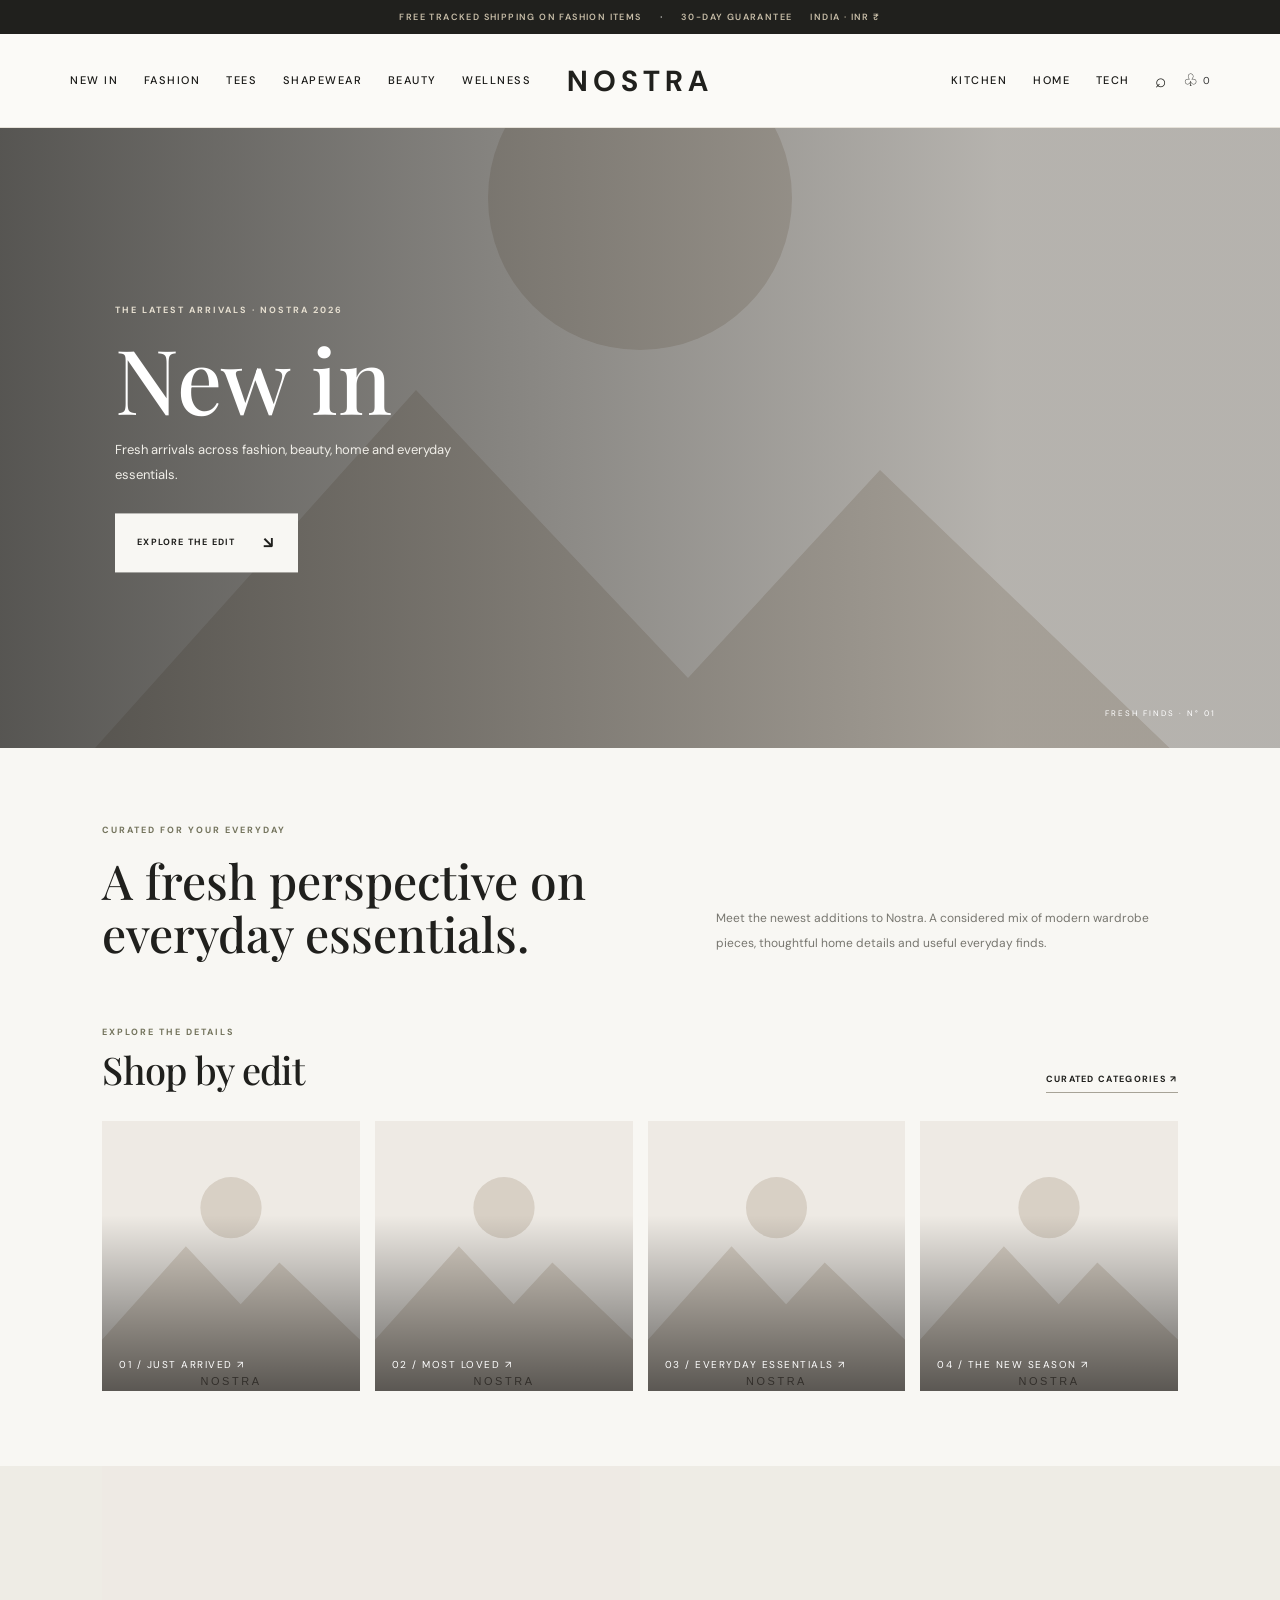
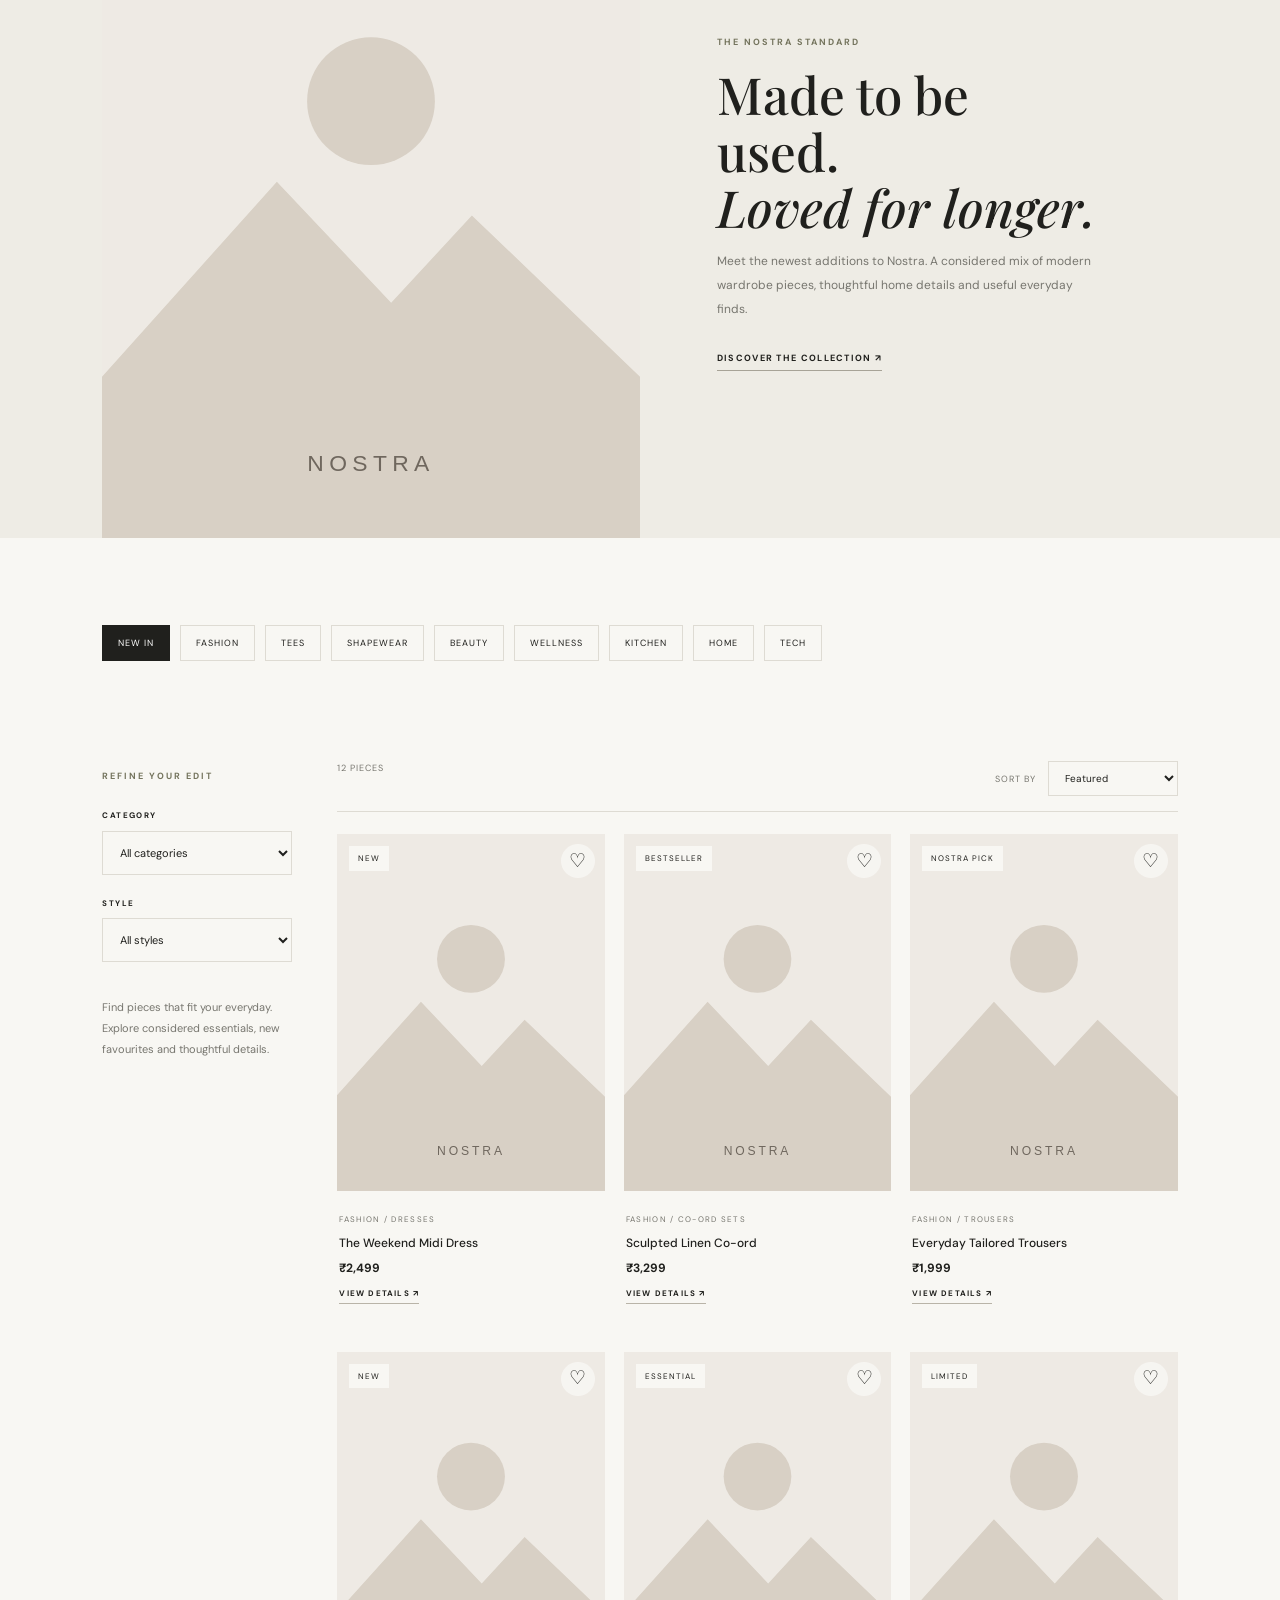
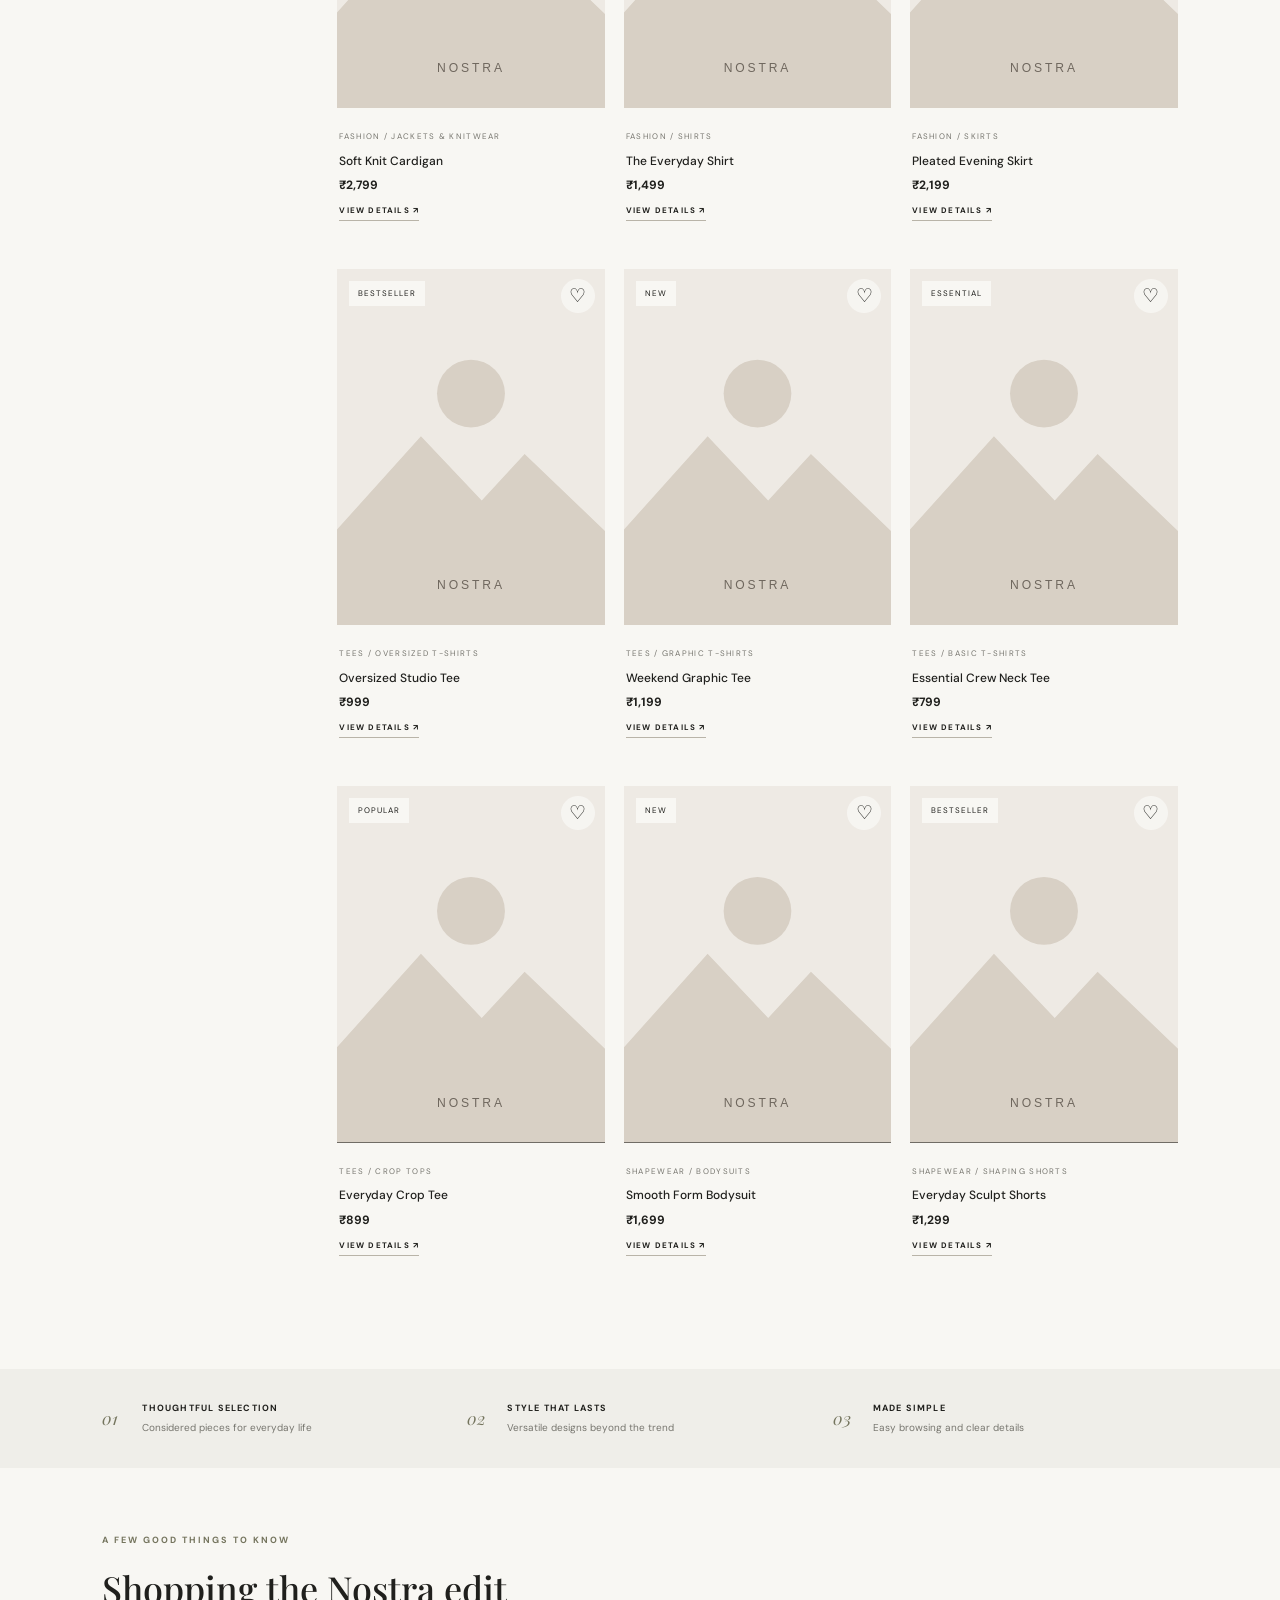
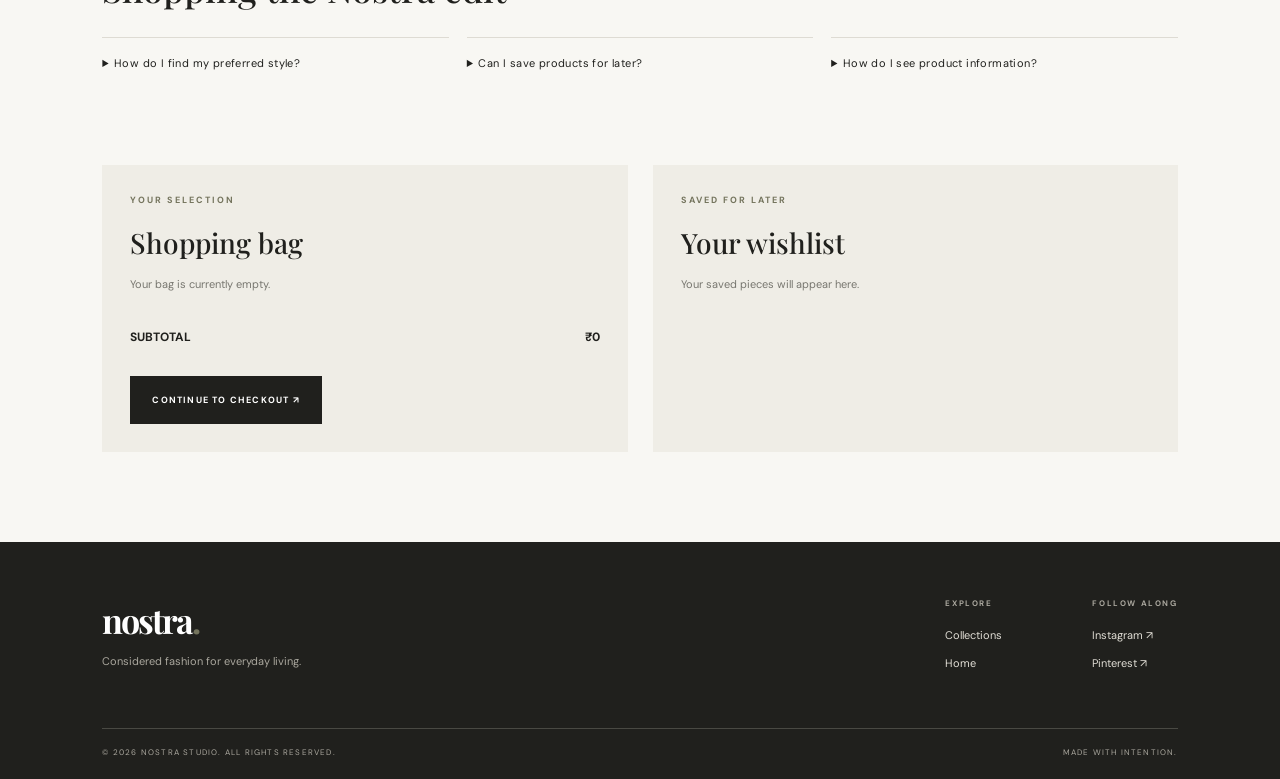
<file: collections.html>
<!DOCTYPE html>
<html lang="en">
<head>
<meta charset="UTF-8"><meta name="viewport" content="width=device-width, initial-scale=1.0">
<meta name="description" content="Explore every Nostra collection."><title>Nostra | Collections</title>
<link rel="preconnect" href="https://fonts.googleapis.com"><link rel="preconnect" href="https://fonts.gstatic.com" crossorigin>
<link href="https://fonts.googleapis.com/css2?family=DM+Sans:wght@400;500;600;700&family=Playfair+Display:wght@500;600;700&display=swap" rel="stylesheet">
<link rel="stylesheet" href="style.css"><script src="script.js" defer></script>
</head>
<body>
<div class="announcement"><span>FREE TRACKED SHIPPING ON FASHION ITEMS</span><i>·</i><span>30-DAY GUARANTEE</span><span class="announcement-region">INDIA · INR ₹</span></div>
<header class="site-header home-header">
<button class="menu-toggle" aria-label="Open navigation" aria-expanded="false">☰</button>
<nav class="main-nav home-main-nav">
<a href="collections.html?category=New%20In">NEW IN</a><a href="collections.html?category=Fashion">FASHION</a><a href="collections.html?category=Tees">TEES</a><a href="collections.html?category=Shapewear">SHAPEWEAR</a><a href="collections.html?category=Beauty">BEAUTY</a><a href="collections.html?category=Wellness">WELLNESS</a>
</nav>
<a class="logo home-logo" href="index.html">NOSTRA</a>
<div class="home-right"><nav class="home-utility-nav"><a href="collections.html?category=Kitchen">KITCHEN</a><a href="index.html">HOME</a><a href="collections.html?category=Tech">TECH</a></nav><div class="header-actions"><button class="icon-button search-toggle" aria-label="Search">⌕</button><a class="icon-button bag-link" href="#cart">♧ <span class="cart-count">0</span></a></div></div>
</header>
<div class="search-panel"><input type="search" id="siteSearch" placeholder="Search pieces, styles..." aria-label="Search products"><button class="search-submit">Search</button></div>
<main>
<section class="category-hero" id="categoryHero">
  <img id="categoryHeroImage" src="https://images.unsplash.com/photo-1483985988355-763728e1935b?auto=format&fit=crop&w=2000&q=85" alt="Nostra curated collection">
  <div class="category-hero-shade"></div>
  <div class="category-hero-copy">
    <p class="eyebrow light" id="categoryEyebrow">THE NOSTRA EDIT · 2026</p>
    <h1 id="collectionTitle">New in</h1>
    <p id="collectionDescription">Fresh arrivals across fashion, beauty, home and everyday essentials.</p>
    <a class="button button-light" href="#shopProducts">EXPLORE THE EDIT <span>↘</span></a>
  </div>
  <span class="category-hero-note" id="categoryHeroNote">CONSIDERED PIECES · N° 01</span>
</section>
<section class="category-story section-wrap">
  <div class="category-story-heading"><p class="eyebrow">CURATED FOR YOUR EVERYDAY</p><h2 id="categoryStoryTitle">A thoughtful edit of pieces to love.</h2></div>
  <p id="categoryStoryText">Discover the latest Nostra selection, chosen for versatility, quality and effortless style.</p>
</section>
<section class="subcategory-section section-wrap">
  <div class="section-heading"><div><p class="eyebrow">EXPLORE THE DETAILS</p><h2>Shop by edit</h2></div><span class="text-link">CURATED CATEGORIES ↗</span></div>
  <div class="subcategory-grid" id="subcategoryCards"></div>
</section>
<section class="category-promo section-wrap">
  <div class="category-promo-image"><img id="categoryPromoImage" src="https://images.unsplash.com/photo-1529139574466-a303027c1d8b?auto=format&fit=crop&w=1200&q=85" alt="Nostra editorial selection"></div>
  <div class="category-promo-copy"><p class="eyebrow">THE NOSTRA STANDARD</p><h2 id="categoryPromoTitle">Made to be worn.<br><em>Loved for longer.</em></h2><p id="categoryPromoText">Thoughtful details, considered materials and versatile pieces that work beautifully in your everyday life.</p><a href="#shopProducts" class="text-link">DISCOVER THE COLLECTION ↗</a></div>
</section>
<nav class="collection-categories" aria-label="Shop categories">
<a data-category-link="New In" href="collections.html?category=New%20In">NEW IN</a><a data-category-link="Fashion" href="collections.html?category=Fashion">FASHION</a><a data-category-link="Tees" href="collections.html?category=Tees">TEES</a><a data-category-link="Shapewear" href="collections.html?category=Shapewear">SHAPEWEAR</a><a data-category-link="Beauty" href="collections.html?category=Beauty">BEAUTY</a><a data-category-link="Wellness" href="collections.html?category=Wellness">WELLNESS</a><a data-category-link="Kitchen" href="collections.html?category=Kitchen">KITCHEN</a><a data-category-link="Home" href="collections.html?category=Home">HOME</a><a data-category-link="Tech" href="collections.html?category=Tech">TECH</a>
</nav>
<section class="collection-layout section-wrap" id="shopProducts">
<aside class="filters"><p class="eyebrow">REFINE YOUR EDIT</p>
<label for="categoryFilter">CATEGORY</label><select id="categoryFilter"><option value="All">All categories</option><option>Fashion</option><option>Tees</option><option>Shapewear</option><option>Beauty</option><option>Wellness</option><option>Kitchen</option><option>Home</option><option>Tech</option></select>
<label for="subcategoryFilter">STYLE</label><select id="subcategoryFilter"><option value="All">All styles</option></select>
<p class="filter-note">Find pieces that fit your everyday. Explore considered essentials, new favourites and thoughtful details.</p></aside>
<div class="collection-main"><div class="collection-toolbar"><span id="productCount">PRODUCTS</span><div class="toolbar-right"><span>SORT BY</span><select id="sortFilter"><option value="featured">Featured</option><option value="low">Price: Low to high</option><option value="high">Price: High to low</option><option value="name">Name: A to Z</option></select></div></div><div class="product-grid collection-products" data-all-products></div></div>
</section>
<section class="category-benefits">
  <div><span>01</span><b>THOUGHTFUL SELECTION</b><small>Considered pieces for everyday life</small></div>
  <div><span>02</span><b>STYLE THAT LASTS</b><small>Versatile designs beyond the trend</small></div>
  <div><span>03</span><b>MADE SIMPLE</b><small>Easy browsing and clear details</small></div>
</section>
<section class="category-faq section-wrap">
  <p class="eyebrow">A FEW GOOD THINGS TO KNOW</p><h2>Shopping the Nostra edit</h2>
  <div class="category-faq-grid">
    <details><summary>How do I find my preferred style?</summary><p>Use the Shop by Edit tiles or the style filter to narrow the collection to the pieces you want to explore.</p></details>
    <details><summary>Can I save products for later?</summary><p>Select the heart on a product card to add it to your wishlist. Your saved items stay in this browser for this demo.</p></details>
    <details><summary>How do I see product information?</summary><p>Open any product to view its description, available options, material information and care notes.</p></details>
  </div>
</section>
<section class="utility-panels section-wrap">
<div class="utility-panel" id="cart"><p class="eyebrow">YOUR SELECTION</p><h2>Shopping bag</h2><div id="cartItems" class="mini-list">Your bag is currently empty.</div><div class="cart-total"><b>SUBTOTAL</b><strong id="cartTotal">₹0</strong></div><button class="button button-dark" id="checkoutButton">CONTINUE TO CHECKOUT ↗</button></div>
<div class="utility-panel" id="wishlist"><p class="eyebrow">SAVED FOR LATER</p><h2>Your wishlist</h2><div id="wishlistItems" class="mini-list">Your saved pieces will appear here.</div></div>
</section>
</main>
<footer class="site-footer"><div class="footer-top"><div><a class="logo footer-logo" href="index.html">nostra<span>.</span></a><p>Considered fashion for everyday living.</p></div><div class="footer-links"><div><b>EXPLORE</b><a href="collections.html">Collections</a><a href="index.html">Home</a></div><div><b>FOLLOW ALONG</b><a href="#">Instagram ↗</a><a href="#">Pinterest ↗</a></div></div></div><div class="footer-bottom"><span>© 2026 NOSTRA STUDIO. ALL RIGHTS RESERVED.</span><span>MADE WITH INTENTION.</span></div></footer>
<div class="toast" role="status" aria-live="polite"></div>
</body></html>
</file>
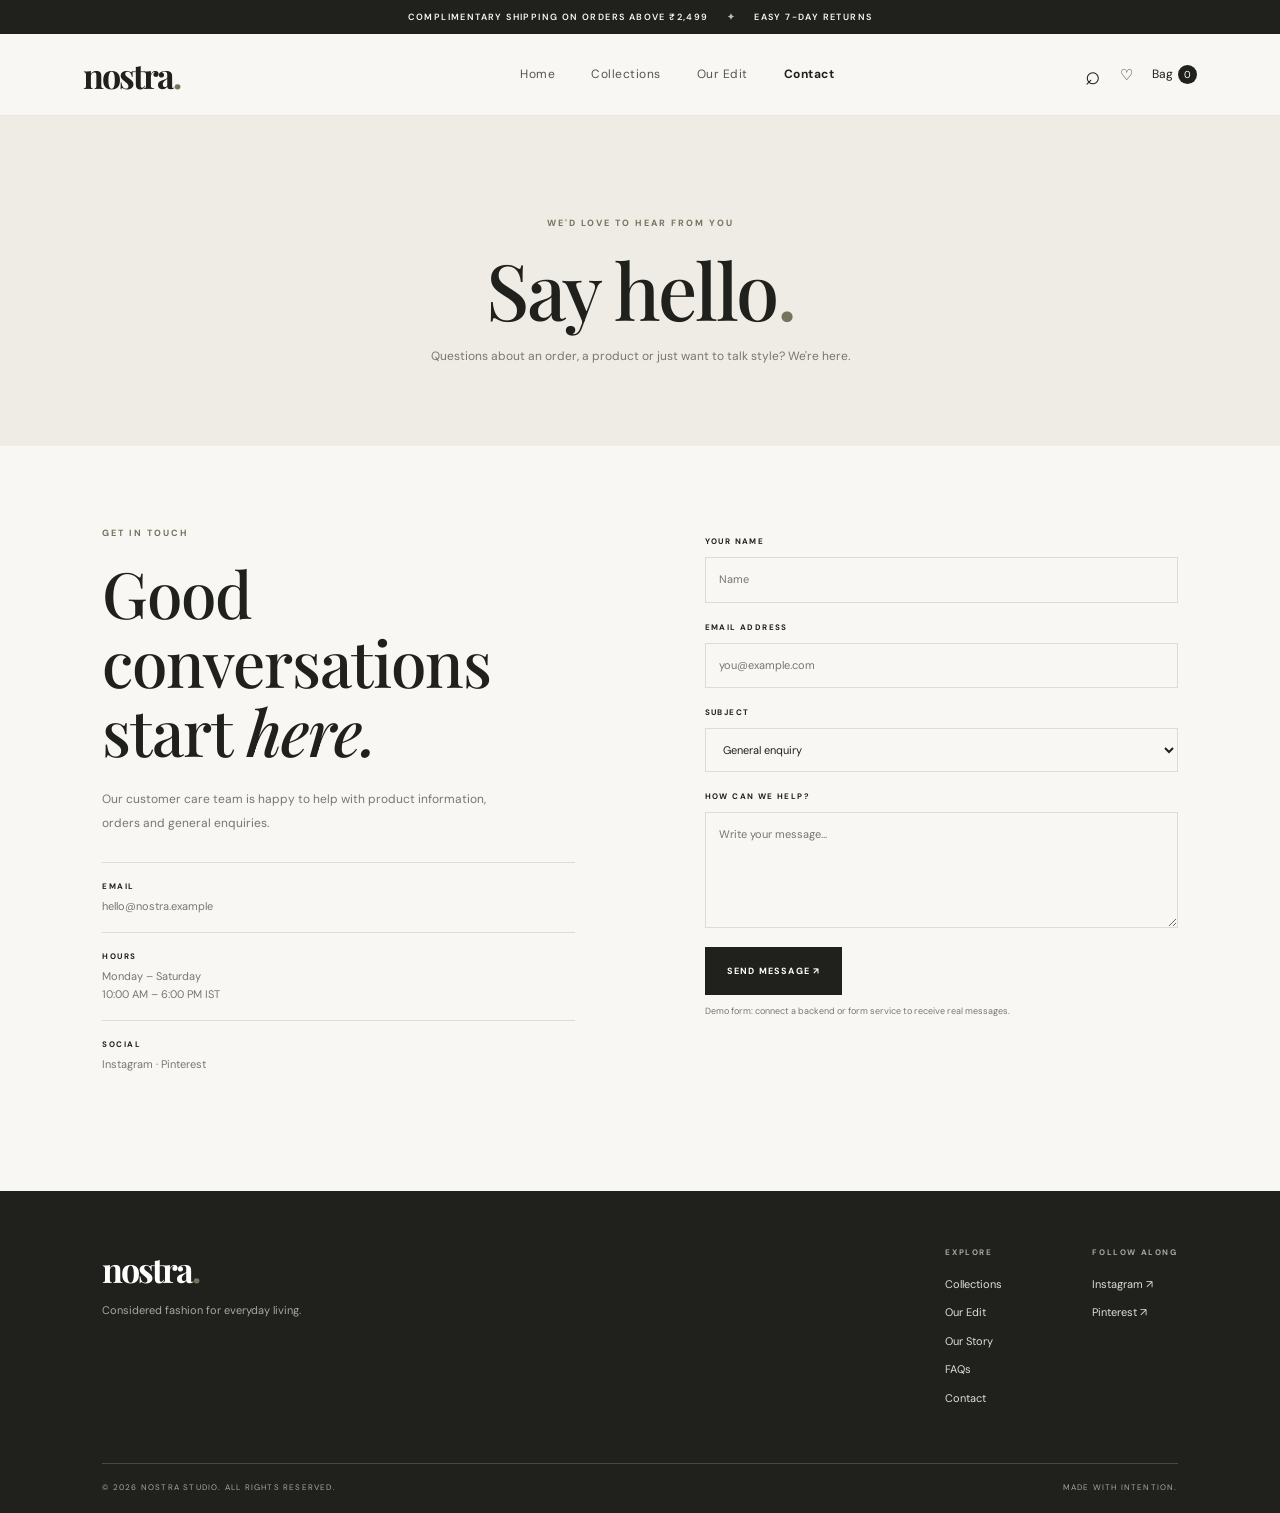
<file: contact.html>
<!DOCTYPE html>
<html lang="en">
<head>
  <meta charset="UTF-8"><meta name="viewport" content="width=device-width, initial-scale=1.0">
  <title>Contact | Nostra</title>
  <link rel="preconnect" href="https://fonts.googleapis.com"><link rel="preconnect" href="https://fonts.gstatic.com" crossorigin>
  <link href="https://fonts.googleapis.com/css2?family=DM+Sans:wght@400;500;600;700&family=Playfair+Display:wght@500;600;700&display=swap" rel="stylesheet">
  <link rel="stylesheet" href="style.css"><script src="script.js" defer></script>
</head>
<body>
  <div class="announcement">COMPLIMENTARY SHIPPING ON ORDERS ABOVE ₹2,499 <span>✦</span> EASY 7-DAY RETURNS</div>
  <header class="site-header"><a class="logo" href="index.html">nostra<span>.</span></a><button class="menu-toggle" aria-label="Open navigation" aria-expanded="false">☰</button><nav class="main-nav"><a href="index.html">Home</a><a href="collections.html">Collections</a><a href="product.html">Our Edit</a><a class="active" href="contact.html">Contact</a></nav><div class="header-actions"><button class="icon-button search-toggle" aria-label="Search">⌕</button><a class="icon-button" href="collections.html#wishlist">♡</a><a class="icon-button bag-link" href="collections.html#cart">Bag <span class="cart-count">0</span></a></div></header>
  <div class="search-panel"><input type="search" id="siteSearch" placeholder="Search pieces, styles..." aria-label="Search products"><button class="search-submit">Search</button></div>
  <main>
    <section class="page-banner"><p class="eyebrow">WE'D LOVE TO HEAR FROM YOU</p><h1>Say hello<span>.</span></h1><p>Questions about an order, a product or just want to talk style? We're here.</p></section>
    <section class="contact-layout section-wrap">
      <div class="contact-info"><p class="eyebrow">GET IN TOUCH</p><h2>Good conversations<br>start <em>here.</em></h2><p>Our customer care team is happy to help with product information, orders and general enquiries.</p><div class="contact-detail"><b>EMAIL</b><a href="mailto:hello@nostra.example">hello@nostra.example</a></div><div class="contact-detail"><b>HOURS</b><span>Monday – Saturday<br>10:00 AM – 6:00 PM IST</span></div><div class="contact-detail"><b>SOCIAL</b><span>Instagram · Pinterest</span></div></div>
      <form class="contact-form">
        <label for="name">YOUR NAME</label><input id="name" name="name" type="text" placeholder="Name" required>
        <label for="email">EMAIL ADDRESS</label><input id="email" name="email" type="email" placeholder="you@example.com" required>
        <label for="subject">SUBJECT</label><select id="subject" name="subject"><option>General enquiry</option><option>Order support</option><option>Product information</option><option>Returns and exchanges</option></select>
        <label for="message">HOW CAN WE HELP?</label><textarea id="message" name="message" rows="5" placeholder="Write your message..." required></textarea>
        <button class="button button-dark" type="submit">SEND MESSAGE ↗</button>
        <small class="form-note">Demo form: connect a backend or form service to receive real messages.</small>
      </form>
    </section>
  </main>
  <footer class="site-footer"><div class="footer-top"><div><a class="logo footer-logo" href="index.html">nostra<span>.</span></a><p>Considered fashion for everyday living.</p></div><div class="footer-links"><div><b>EXPLORE</b><a href="collections.html">Collections</a><a href="product.html">Our Edit</a><a href="about.html">Our Story</a><a href="faq.html">FAQs</a><a href="contact.html">Contact</a></div><div><b>FOLLOW ALONG</b><a href="#">Instagram ↗</a><a href="#">Pinterest ↗</a></div></div></div><div class="footer-bottom"><span>© 2026 NOSTRA STUDIO. ALL RIGHTS RESERVED.</span><span>MADE WITH INTENTION.</span></div></footer>
  <div class="toast" role="status" aria-live="polite"></div>
</body>
</html>
</file>
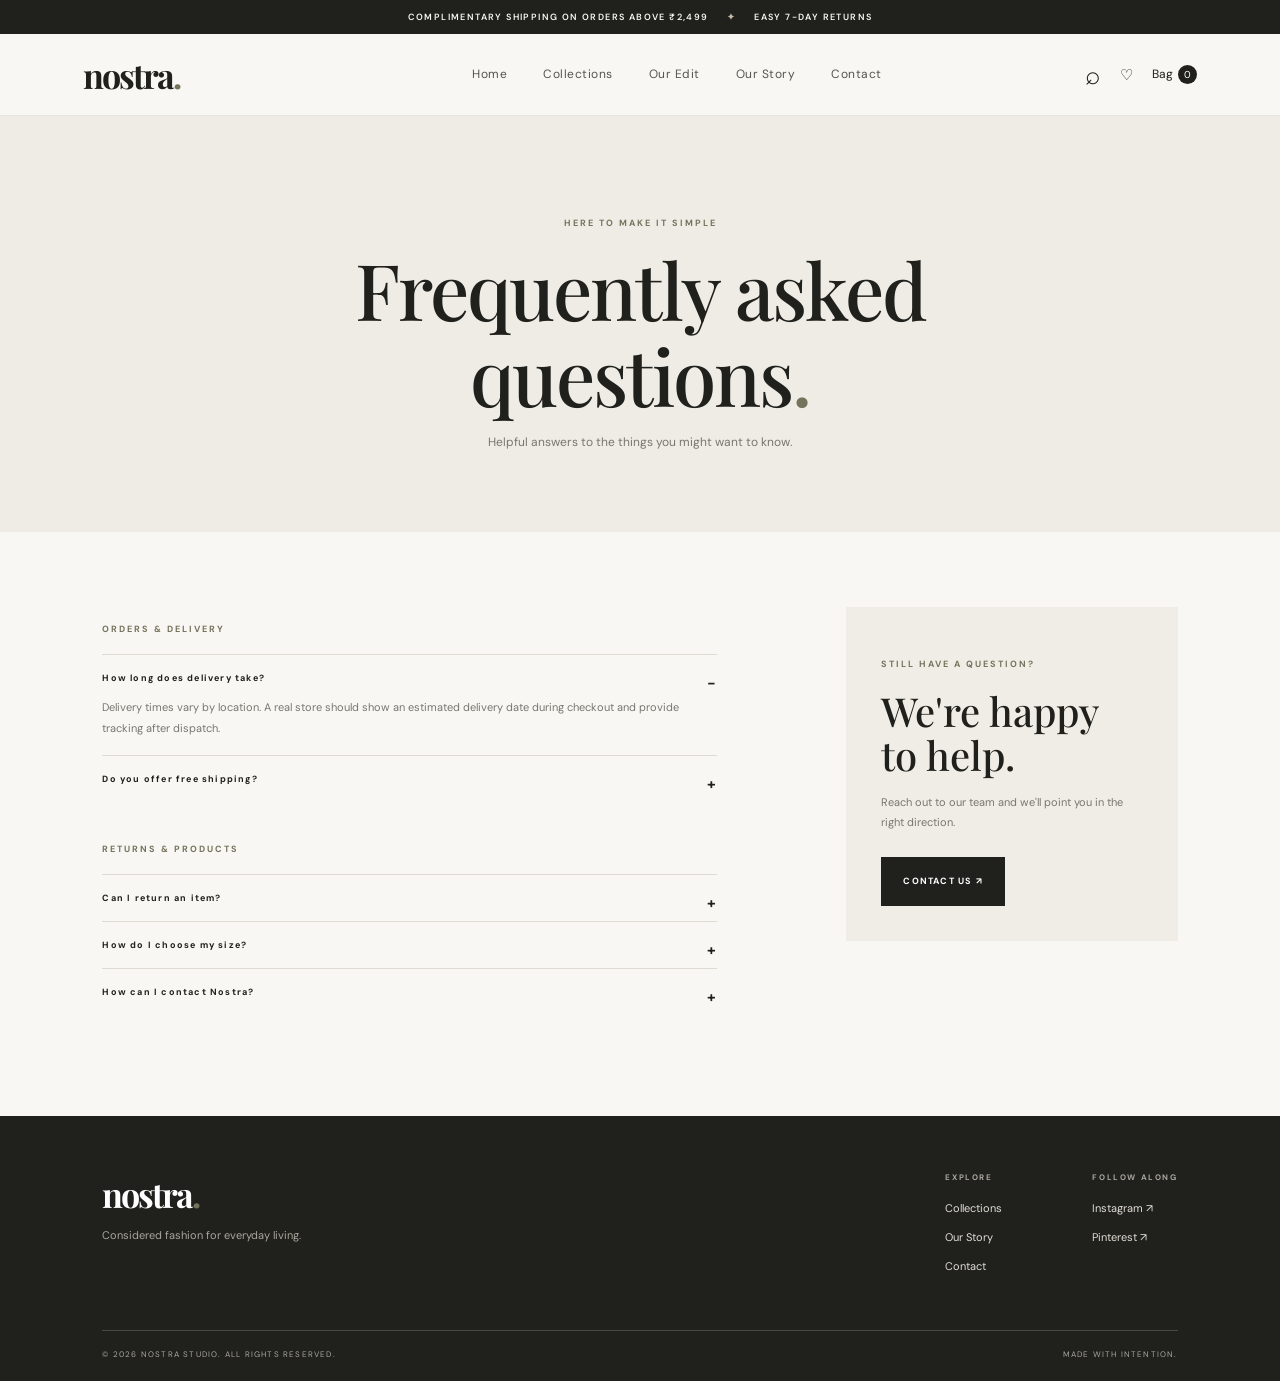
<file: faq.html>
<!DOCTYPE html>
<html lang="en">

<head>
    <meta charset="UTF-8">
    <meta name="viewport" content="width=device-width, initial-scale=1.0">
    <title>FAQs | Nostra</title>
    <link
        href="https://fonts.googleapis.com/css2?family=DM+Sans:wght@400;500;600;700&family=Playfair+Display:wght@500;600;700&display=swap"
        rel="stylesheet">
    <link rel="stylesheet" href="style.css">
    <script src="script.js" defer></script>
</head>

<body>
    <div class="announcement">COMPLIMENTARY SHIPPING ON ORDERS ABOVE ₹2,499 <span>✦</span> EASY 7-DAY RETURNS</div>
    <header class="site-header"><a class="logo" href="index.html">nostra<span>.</span></a><button class="menu-toggle"
            aria-label="Open navigation" aria-expanded="false">☰</button>
        <nav class="main-nav"><a href="index.html">Home</a><a href="collections.html">Collections</a><a
                href="product.html">Our Edit</a><a href="about.html">Our Story</a><a href="contact.html">Contact</a>
        </nav>
        <div class="header-actions"><button class="icon-button search-toggle" aria-label="Search">⌕</button><a
                class="icon-button" href="collections.html#wishlist">♡</a><a class="icon-button bag-link"
                href="collections.html#cart">Bag <span class="cart-count">0</span></a></div>
    </header>
    <div class="search-panel"><input type="search" id="siteSearch" placeholder="Search pieces, styles..."
            aria-label="Search products"><button class="search-submit">Search</button></div>
    <main>
        <section class="page-banner">
            <p class="eyebrow">HERE TO MAKE IT SIMPLE</p>
            <h1>Frequently asked<br>questions<span>.</span></h1>
            <p>Helpful answers to the things you might want to know.</p>
        </section>
        <section class="faq-layout section-wrap">
            <div>
                <p class="eyebrow">ORDERS & DELIVERY</p>
                <details open>
                    <summary>How long does delivery take?</summary>
                    <p>Delivery times vary by location. A real store should show an estimated delivery date during
                        checkout and provide tracking after dispatch.</p>
                </details>
                <details>
                    <summary>Do you offer free shipping?</summary>
                    <p>This demo storefront advertises complimentary shipping above ₹2,499. Confirm your final shipping
                        policy before publishing.</p>
                </details>
                <div class="faq-spacer"></div>
                <p class="eyebrow">RETURNS & PRODUCTS</p>
                <details>
                    <summary>Can I return an item?</summary>
                    <p>The sample policy is a 7-day return window for eligible products in unused condition. Publish
                        your final return policy before taking orders.</p>
                </details>
                <details>
                    <summary>How do I choose my size?</summary>
                    <p>Check the size guide on the product detail page and compare garment measurements with a similar
                        item you own.</p>
                </details>
                <details>
                    <summary>How can I contact Nostra?</summary>
                    <p>Visit the Contact page and send us a message. The current form is a front-end demo and needs a
                        backend to deliver messages.</p>
                </details>
            </div>
            <aside class="faq-help">
                <p class="eyebrow">STILL HAVE A QUESTION?</p>
                <h2>We're happy<br>to help.</h2>
                <p>Reach out to our team and we'll point you in the right direction.</p><a class="button button-dark"
                    href="contact.html">CONTACT US ↗</a>
            </aside>
        </section>
    </main>
    <footer class="site-footer">
        <div class="footer-top">
            <div><a class="logo footer-logo" href="index.html">nostra<span>.</span></a>
                <p>Considered fashion for everyday living.</p>
            </div>
            <div class="footer-links">
                <div><b>EXPLORE</b><a href="collections.html">Collections</a><a href="about.html">Our Story</a><a
                        href="contact.html">Contact</a></div>
                <div><b>FOLLOW ALONG</b><a href="#">Instagram ↗</a><a href="#">Pinterest ↗</a></div>
            </div>
        </div>
        <div class="footer-bottom"><span>© 2026 NOSTRA STUDIO. ALL RIGHTS RESERVED.</span><span>MADE WITH
                INTENTION.</span></div>
    </footer>
    <div class="toast" role="status" aria-live="polite"></div>
</body>

</html>
</file>
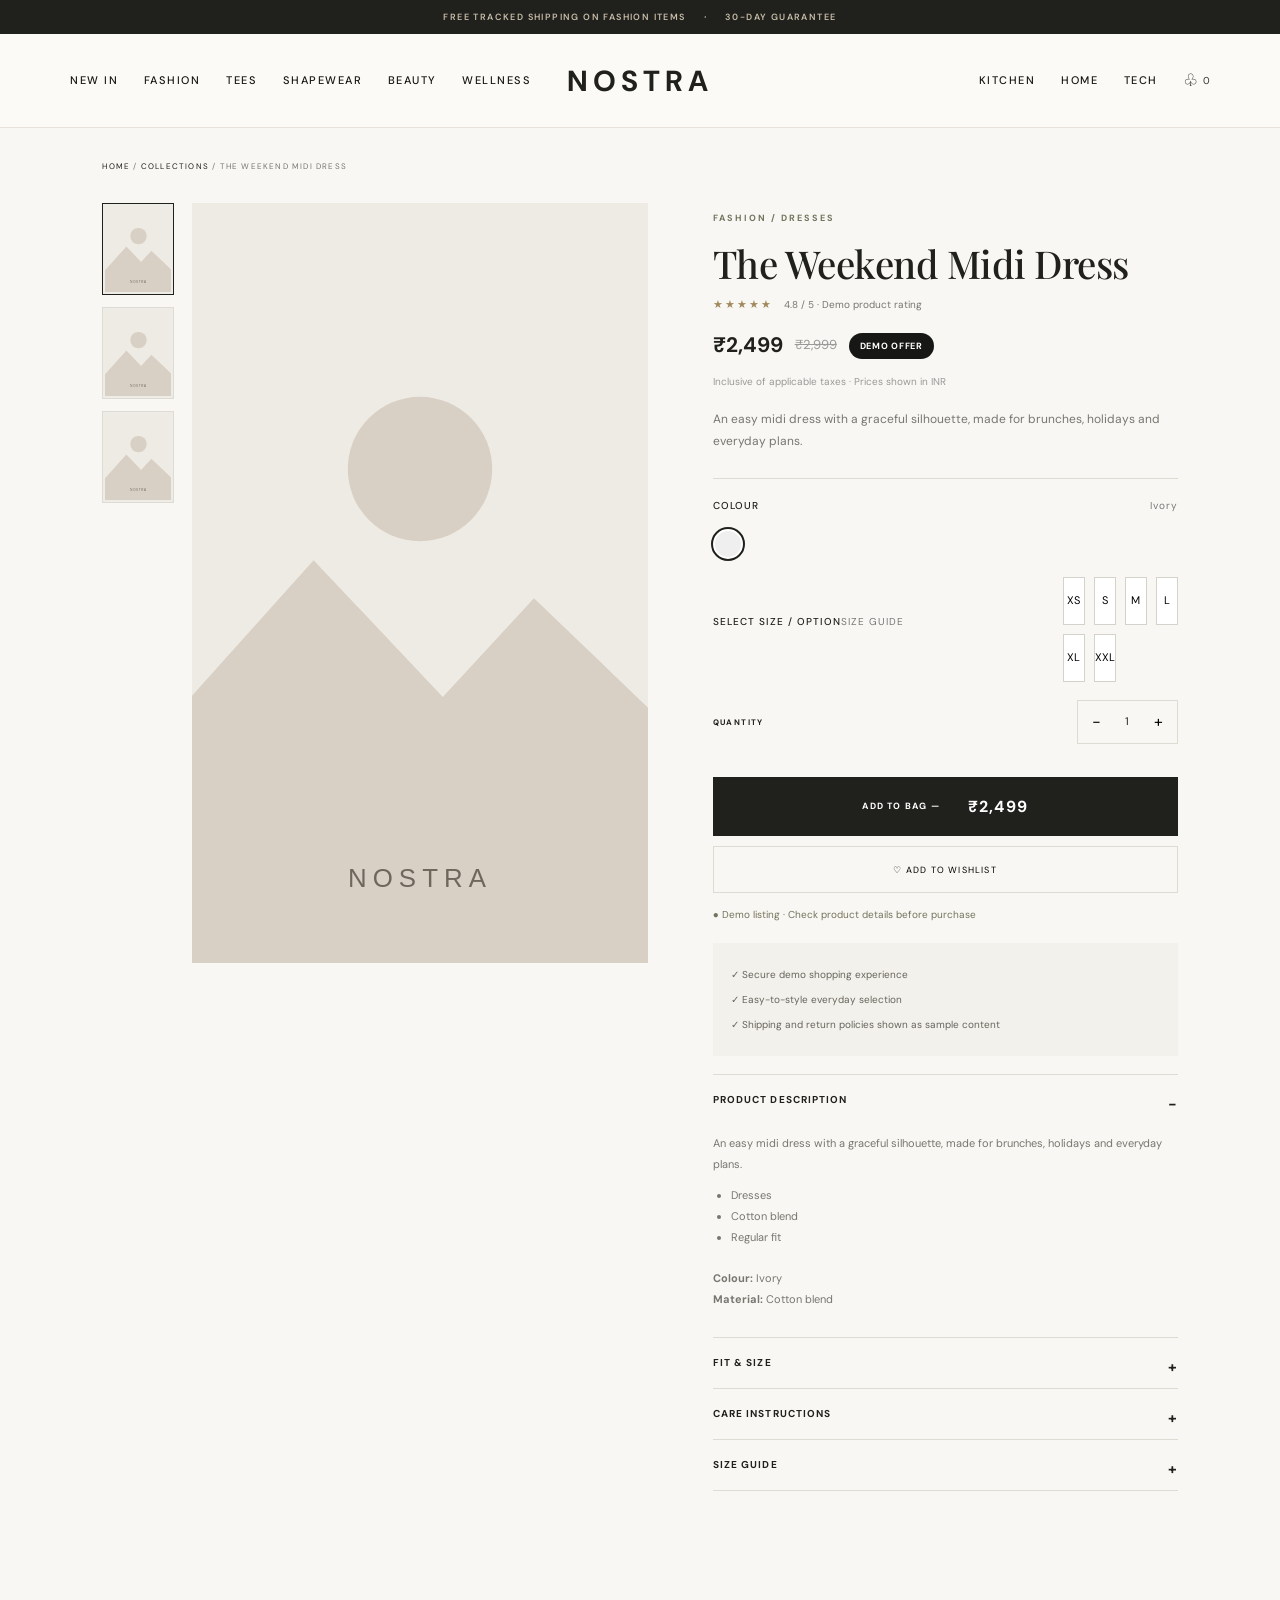
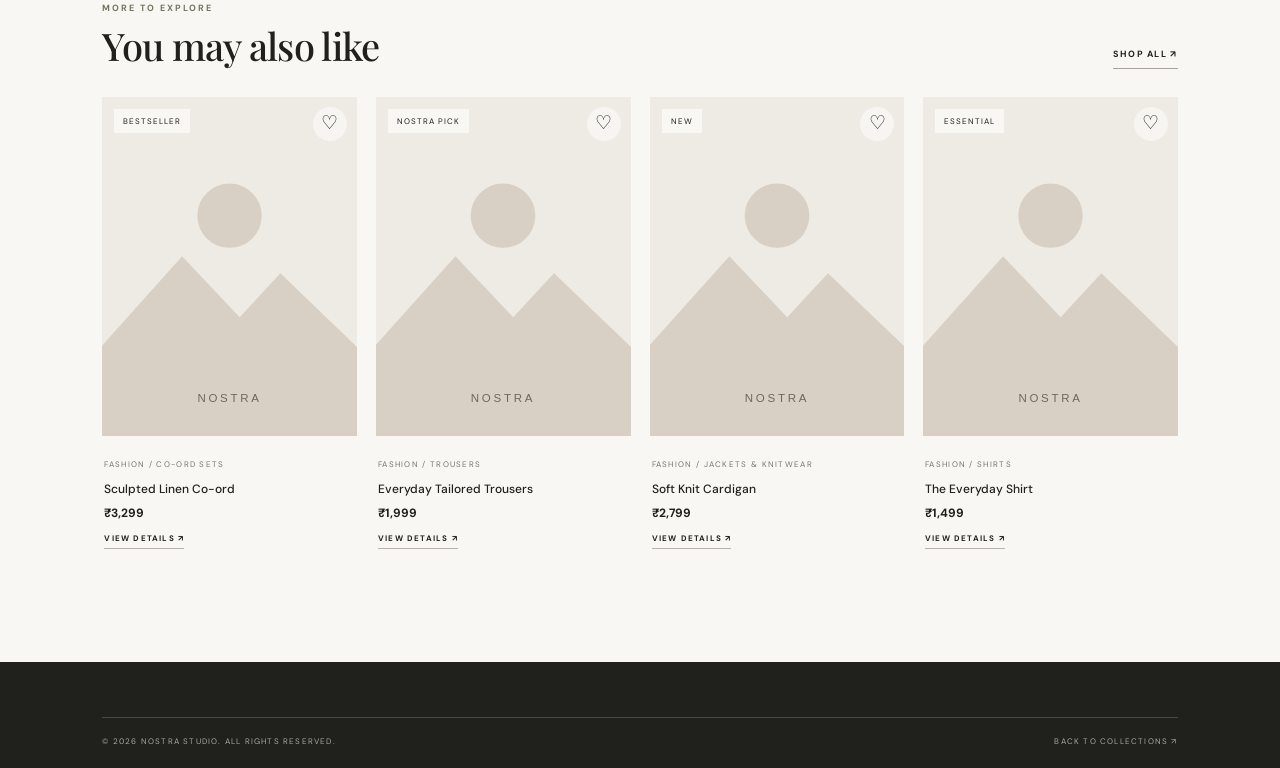
<file: product-details.html>
<!DOCTYPE html>
<html lang="en">
<head>
<meta charset="UTF-8"><meta name="viewport" content="width=device-width, initial-scale=1.0"><title>Product | Nostra</title>
<link rel="preconnect" href="https://fonts.googleapis.com"><link rel="preconnect" href="https://fonts.gstatic.com" crossorigin>
<link href="https://fonts.googleapis.com/css2?family=DM+Sans:wght@400;500;600;700&family=Playfair+Display:wght@500;600;700&display=swap" rel="stylesheet">
<link rel="stylesheet" href="style.css"><script src="script.js" defer></script>
</head>
<body>
<div class="announcement"><span>FREE TRACKED SHIPPING ON FASHION ITEMS</span><i>·</i><span>30-DAY GUARANTEE</span></div>
<header class="site-header home-header"><button class="menu-toggle" aria-label="Open navigation" aria-expanded="false">☰</button><nav class="main-nav home-main-nav"><a href="collections.html?category=New%20In">NEW IN</a><a href="collections.html?category=Fashion">FASHION</a><a href="collections.html?category=Tees">TEES</a><a href="collections.html?category=Shapewear">SHAPEWEAR</a><a href="collections.html?category=Beauty">BEAUTY</a><a href="collections.html?category=Wellness">WELLNESS</a></nav><a class="logo home-logo" href="index.html">NOSTRA</a><div class="home-right"><nav class="home-utility-nav"><a href="collections.html?category=Kitchen">KITCHEN</a><a href="index.html">HOME</a><a href="collections.html?category=Tech">TECH</a></nav><div class="header-actions"><a class="icon-button bag-link" href="collections.html#cart">♧ <span class="cart-count">0</span></a></div></div></header>
<main>
<div class="breadcrumbs section-wrap"><a href="index.html">HOME</a> / <a href="collections.html">COLLECTIONS</a> / <span id="detailCrumb">PRODUCT</span></div>
<section class="product-detail section-wrap" id="productDetail">
<div class="detail-gallery"><div class="detail-thumbs" id="detailThumbs"></div><div class="detail-main-image"><img id="detailImage" src="" alt="Product image"></div></div>
<div class="detail-copy"><p class="eyebrow" id="detailCategory">NOSTRA EDIT</p><h1 id="detailName">Product name</h1><div class="detail-rating"><span>★★★★★</span> <small id="detailReview">4.8 / 5</small></div><div class="price-line"><p class="detail-price" id="detailPrice">₹0</p><del id="detailOldPrice">₹0</del><span class="discount-pill">DEMO OFFER</span></div><p class="currency-note">Inclusive of applicable taxes · Prices shown in INR</p><p class="detail-description" id="detailIntro"></p>
<div class="detail-divider"></div><div class="detail-option-heading"><b>COLOUR</b><span id="detailColour">As shown</span></div><div class="detail-colours"><button class="colour-choice selected" aria-label="Selected colour" type="button"></button></div>
<div class="detail-option"><div class="detail-option-heading"><b>SELECT SIZE / OPTION</b><a href="#size-guide">SIZE GUIDE</a></div><div class="size-options" id="sizeOptions"></div></div>
<div class="detail-option"><label>QUANTITY</label><div class="quantity-control"><button id="qtyMinus" type="button">−</button><output id="qtyValue">1</output><button id="qtyPlus" type="button">+</button></div></div>
<button class="button button-dark detail-add" id="detailAdd">ADD TO BAG — <span id="detailButtonPrice">₹0</span></button><button class="detail-wishlist" id="detailWish" type="button">♡ ADD TO WISHLIST</button><p class="detail-stock">● Demo listing · Check product details before purchase</p>
<div class="detail-perks"><p>✓ Secure demo shopping experience</p><p>✓ Easy-to-style everyday selection</p><p>✓ Shipping and return policies shown as sample content</p></div>
<div class="detail-accordions"><details open><summary>PRODUCT DESCRIPTION</summary><div id="detailDescription"></div></details><details><summary>FIT & SIZE</summary><p id="detailFit">Please refer to the available size options.</p></details><details><summary>CARE INSTRUCTIONS</summary><p id="detailCare">Follow the care label.</p></details><details id="size-guide"><summary>SIZE GUIDE</summary><p>XS, S, M, L, XL and XXL options are sample choices for this demo. Replace with your actual supplier measurements.</p></details></div>
</div></section>
<section class="featured section-wrap"><div class="section-heading"><div><p class="eyebrow">MORE TO EXPLORE</p><h2>You may also like</h2></div><a class="text-link" href="collections.html">SHOP ALL ↗</a></div><div class="product-grid" data-featured-products></div></section>
</main>
<div class="sticky-buy-bar"><img id="stickyProductImage" src="" alt=""><div><b id="stickyProductName"></b><small id="stickyProductPrice"></small></div><button class="button button-dark" id="stickyAdd">ADD TO BAG</button></div>
<footer class="site-footer"><div class="footer-bottom"><span>© 2026 NOSTRA STUDIO. ALL RIGHTS RESERVED.</span><a href="collections.html">BACK TO COLLECTIONS ↗</a></div></footer><div class="toast" role="status" aria-live="polite"></div>
</body></html>
</file>
<file: style.css>
/* NOSTRA — premium editorial storefront */
:root{--ink:#20201d;--muted:#77766f;--paper:#f8f7f3;--sand:#e9e4da;--olive:#74745d;--line:#dedbd3;--white:#fff;--serif:"Playfair Display",Georgia,serif;--sans:"DM Sans",Arial,sans-serif}
*{margin:0;padding:0;box-sizing:border-box}
html{scroll-behavior:smooth}
body{font-family:var(--sans);color:var(--ink);background:var(--paper);line-height:1.6}
a{color:inherit;text-decoration:none}
button,input,select,textarea{font:inherit}
button{cursor:pointer}
img{display:block;max-width:100%}
.announcement{height:34px;background:var(--ink);color:#f8f7f3;display:flex;align-items:center;justify-content:center;gap:18px;font-size:9px;letter-spacing:1.4px;font-weight:600}
.announcement span{color:#c7bda8}
.site-header{height:82px;padding:0 6.5%;display:flex;align-items:center;justify-content:space-between;background:rgba(248,247,243,.97);position:sticky;top:0;z-index:20;border-bottom:1px solid rgba(32,32,29,.08)}
.logo{font:700 34px var(--serif);letter-spacing:-2px}.logo span,.page-banner h1 span{color:var(--olive)}
.main-nav{display:flex;gap:36px;margin-left:8%;font-size:12px;letter-spacing:.5px}
.main-nav a{color:#55544f;transition:color .2s}.main-nav a:hover,.main-nav a.active{color:var(--ink);font-weight:700}
.header-actions{display:flex;align-items:center;gap:19px}
.icon-button{border:0;background:none;color:var(--ink);font-size:15px;display:inline-flex;align-items:center;gap:5px}
.search-toggle{font-size:26px;line-height:1}.bag-link{font-size:12px}.cart-count{display:inline-grid;place-items:center;background:var(--ink);color:white;border-radius:50%;width:19px;height:19px;font-size:10px}
.menu-toggle{display:none;background:none;border:0;font-size:23px;color:var(--ink)}
.search-panel{display:none;padding:14px 6.5%;background:#efede6;gap:10px}.search-panel.open{display:flex}
.search-panel input{flex:1;padding:12px;border:1px solid var(--line);background:white;outline:none}.search-panel button{padding:0 20px;border:0;background:var(--ink);color:white;font-size:11px;letter-spacing:1px}
.hero{height:min(690px,75vw);min-height:510px;position:relative;overflow:hidden;background:#6e6b61;color:white}
.hero-image,.hero-shade{position:absolute;inset:0;width:100%;height:100%;object-fit:cover}.hero-image{object-position:center 38%}.hero-shade{background:linear-gradient(90deg,rgba(20,20,18,.62),rgba(20,20,18,.08) 78%)}
.hero-copy{position:absolute;left:11%;top:50%;transform:translateY(-46%);max-width:560px}
.eyebrow{font-size:9px;font-weight:700;letter-spacing:2px;color:var(--olive);margin-bottom:17px}.eyebrow.light{color:#e6dfd0}
.hero h1{font:500 clamp(58px,8vw,112px)/.98 var(--serif);letter-spacing:-3px;margin-bottom:23px}.hero h1 em,.intro h2 em,.campaign h2 em,.editorial h2 em,.contact-info h2 em,.newsletter h2 em{font-weight:500}
.hero-copy>p:not(.eyebrow){font-size:13px;line-height:1.9;color:#f0eee8;margin-bottom:30px}
.button{display:inline-flex;align-items:center;justify-content:center;gap:28px;padding:16px 21px;font-size:9px;font-weight:700;letter-spacing:1.2px;border:1px solid transparent;transition:all .25s}
.button span{font-size:16px}.button-light{background:var(--paper);color:var(--ink)}.button-light:hover{background:var(--sand);transform:translateY(-2px)}
.button-dark{background:var(--ink);color:white}.button-dark:hover{background:var(--olive);transform:translateY(-2px)}
.hero-note{position:absolute;right:6.5%;bottom:28px;font-size:8px;letter-spacing:1.8px;color:#eee}
.section-wrap{padding-left:8%;padding-right:8%}
.intro{text-align:center;padding-top:105px;padding-bottom:95px}
.intro h2,.newsletter h2{font:500 clamp(38px,5vw,60px)/1.1 var(--serif);letter-spacing:-1.5px}
.intro-text{max-width:540px;margin:22px auto 0;font-size:13px;color:var(--muted);line-height:2}
.category-section,.featured{padding-top:25px;padding-bottom:100px}
.section-heading{display:flex;align-items:end;justify-content:space-between;margin-bottom:28px}
.section-heading h2{font:500 38px/1.2 var(--serif);letter-spacing:-.7px}
.section-heading .eyebrow{margin-bottom:8px}
.text-link{font-size:9px;font-weight:700;letter-spacing:1.3px;border-bottom:1px solid #a7a397;padding-bottom:6px}
.category-grid{display:grid;grid-template-columns:1.15fr 1fr 1fr;gap:17px}
.category-card{position:relative;height:440px;overflow:hidden;background:var(--sand);color:white}
.category-card:after{content:"";position:absolute;inset:35% 0 0;background:linear-gradient(transparent,rgba(0,0,0,.55))}
.category-card img{width:100%;height:100%;object-fit:cover;transition:transform .7s}
.category-card:hover img{transform:scale(1.05)}
.category-card span,.category-card strong{position:absolute;z-index:1;left:22px}
.category-card span{bottom:65px;font-size:8px;letter-spacing:1.6px}
.category-card strong{bottom:25px;font:500 23px var(--serif)}
.featured{padding-top:10px}
.product-grid{display:grid;grid-template-columns:repeat(4,minmax(0,1fr));gap:19px}
.product-card{min-width:0;position:relative}
.product-image-wrap{position:relative;overflow:hidden;background:#ebe8e1;aspect-ratio:3/4}
.product-image-wrap img{width:100%;height:100%;object-fit:cover;transition:transform .55s}
.product-card:hover .product-image-wrap img{transform:scale(1.045)}
.product-tag{position:absolute;top:12px;left:12px;background:var(--paper);padding:6px 9px;font-size:8px;letter-spacing:1px}
.wish-button{position:absolute;top:10px;right:10px;border:0;background:rgba(248,247,243,.9);width:34px;height:34px;border-radius:50%;font-size:19px;color:var(--ink)}
.wish-button.saved{color:#9a4b43}
.quick-add{position:absolute;bottom:0;left:0;right:0;border:0;background:rgba(32,32,29,.92);color:white;padding:13px;font-size:9px;letter-spacing:1.4px;transform:translateY(100%);transition:transform .25s}
.product-card:hover .quick-add{transform:translateY(0)}
.product-info{padding:13px 2px}.product-info small{font-size:8px;letter-spacing:1.3px;color:var(--muted)}.product-info h3{font-size:12px;font-weight:500;margin:5px 0}.product-info p{font-size:12px;font-weight:700}
.campaign{display:grid;grid-template-columns:1fr 1fr;background:#e9e6dd;min-height:500px;margin:15px 0 100px}
.campaign-image{min-height:500px}.campaign-image img{width:100%;height:100%;object-fit:cover}
.campaign-copy{align-self:center;padding:70px 13%}.campaign h2{font:500 clamp(42px,5vw,67px)/1.05 var(--serif);letter-spacing:-1.5px;margin-bottom:20px}
.campaign-copy>p:not(.eyebrow){font-size:12px;color:#68675f;line-height:2;margin-bottom:27px;max-width:380px}
.newsletter{text-align:center;padding-top:25px;padding-bottom:100px}.newsletter h2{margin-bottom:15px}.newsletter>p:not(.eyebrow){font-size:12px;color:var(--muted);margin-bottom:25px}
.newsletter-form{max-width:520px;margin:auto;display:flex;border-bottom:1px solid var(--ink)}
.newsletter-form input{flex:1;min-width:0;border:0;background:transparent;padding:15px 5px;outline:none;font-size:11px}
.newsletter-form button{border:0;background:transparent;font-size:9px;font-weight:700;letter-spacing:1px;padding:0 8px}
.newsletter small{display:block;margin-top:14px;color:#96938a;font-size:9px}
.site-footer{background:var(--ink);color:#f4f1e9;padding:55px 8% 20px}
.footer-top{display:flex;justify-content:space-between;padding-bottom:55px}.footer-logo{color:white}.footer-top>div:first-child p{font-size:11px;color:#aaa79e;margin-top:10px}
.footer-links{display:flex;gap:90px}.footer-links div{display:flex;flex-direction:column;gap:11px}.footer-links b{font-size:8px;letter-spacing:1.6px;color:#aaa79e;margin-bottom:6px}.footer-links a{font-size:11px;color:#e1ded6}.footer-bottom{border-top:1px solid #494943;padding-top:17px;display:flex;justify-content:space-between;color:#aaa79e;font-size:8px;letter-spacing:1.2px}
.page-banner{text-align:center;padding:100px 20px 80px;background:#eeece5}.page-banner h1{font:500 clamp(48px,7vw,78px)/1.1 var(--serif);letter-spacing:-2px}.page-banner>p:last-child{font-size:12px;color:var(--muted);margin-top:14px}
.collection-layout{display:grid;grid-template-columns:190px 1fr;gap:45px;padding-top:70px;padding-bottom:80px}
.filters{padding-top:8px}.filters .eyebrow{margin-bottom:25px}.filters label{display:block;font-size:8px;font-weight:700;letter-spacing:1.4px;margin:22px 0 9px}.filters select,.contact-form input,.contact-form select,.contact-form textarea{width:100%;border:1px solid var(--line);background:transparent;padding:13px;color:var(--ink);font-size:11px;outline:none}
.filter-note{margin-top:35px;color:var(--muted);font-size:11px;line-height:1.9}
.collection-toolbar{display:flex;justify-content:space-between;border-bottom:1px solid var(--line);padding-bottom:15px;margin-bottom:22px;font-size:9px;letter-spacing:1px;color:var(--muted)}
.collection-products{grid-template-columns:repeat(3,minmax(0,1fr));row-gap:35px}
.utility-panels{display:grid;grid-template-columns:1fr 1fr;gap:25px;padding-bottom:90px}
.utility-panel{background:#efede6;padding:28px;scroll-margin-top:100px}.utility-panel h2{font:500 28px var(--serif);margin-bottom:15px}.mini-list{font-size:11px;color:var(--muted);min-height:32px}.mini-row{display:flex;justify-content:space-between;gap:15px;padding:9px 0;border-bottom:1px solid var(--line);font-size:11px}.mini-row button{border:0;background:none;text-decoration:underline;font-size:10px}.cart-total{display:flex;justify-content:space-between;margin:20px 0;font-size:12px}.utility-panel>.button{margin-top:8px}
.editorial{display:grid;grid-template-columns:1.1fr .9fr;gap:9%;align-items:center;padding-top:80px;padding-bottom:80px}
.editorial-image{height:560px;background:var(--sand);overflow:hidden}.editorial-image img{width:100%;height:100%;object-fit:cover}
.editorial-copy{max-width:430px}.editorial h2,.contact-info h2{font:500 clamp(42px,5vw,65px)/1.08 var(--serif);letter-spacing:-1px;margin-bottom:22px}
.editorial-copy>p:not(.eyebrow),.contact-info>p:not(.eyebrow){font-size:12px;line-height:2;color:var(--muted);margin-bottom:27px}
.editorial-reverse{grid-template-columns:.9fr 1.1fr}.editorial-reverse .editorial-image{order:2}.editorial-reverse .editorial-copy{order:1;justify-self:end}
.quote-section{text-align:center;background:#e9e6dd;padding:90px 20px;margin:20px 0 80px}.quote-section p{font:italic 32px var(--serif);margin-bottom:18px}.quote-section span{font-size:8px;letter-spacing:2px;color:var(--olive)}
.contact-layout{display:grid;grid-template-columns:1fr 1fr;gap:12%;padding-top:80px;padding-bottom:100px}
.contact-info>p:not(.eyebrow){max-width:390px}.contact-detail{border-top:1px solid var(--line);padding:17px 0;display:flex;flex-direction:column;gap:5px}.contact-detail b{font-size:8px;letter-spacing:1.5px}.contact-detail span,.contact-detail a{font-size:11px;color:var(--muted)}
.contact-form{display:flex;flex-direction:column;gap:9px}.contact-form label{font-size:8px;font-weight:700;letter-spacing:1.4px;margin-top:9px}.contact-form textarea{resize:vertical}.contact-form .button{align-self:flex-start;margin-top:10px}.form-note{font-size:9px;color:var(--muted)}
.toast{position:fixed;bottom:25px;left:50%;transform:translate(-50%,20px);background:var(--ink);color:white;padding:13px 20px;font-size:11px;z-index:50;opacity:0;pointer-events:none;transition:.25s}.toast.show{opacity:1;transform:translate(-50%,0)}
@media(max-width:950px){.main-nav{gap:18px;margin-left:0}.site-header{padding:0 4%}.section-wrap{padding-left:5%;padding-right:5%}.category-card{height:350px}.product-grid{grid-template-columns:repeat(2,minmax(0,1fr))}.collection-products{grid-template-columns:repeat(2,minmax(0,1fr))}.collection-layout{gap:25px}.campaign-copy{padding:45px 9%}}
@media(max-width:700px){.announcement{font-size:7px;gap:8px}.site-header{height:70px}.logo{font-size:30px}.menu-toggle{display:block;order:3}.header-actions{margin-left:auto;margin-right:18px;gap:13px}.main-nav{display:none;position:absolute;top:70px;left:0;right:0;background:var(--paper);padding:25px 7%;flex-direction:column;gap:20px;border-bottom:1px solid var(--line)}.main-nav.open{display:flex}.hero{min-height:570px;height:76vh}.hero-copy{left:7%;right:6%}.hero h1{font-size:72px}.hero-note{font-size:7px}.intro{padding-top:75px;padding-bottom:70px}.category-grid{grid-template-columns:1fr 1fr}.category-card{height:310px}.category-card:first-child{grid-column:span 2;height:390px}.section-heading h2{font-size:30px}.category-section,.featured{padding-bottom:70px}.campaign{grid-template-columns:1fr;margin-bottom:70px}.campaign-image{min-height:350px;height:350px}.campaign-copy{padding:55px 8%}.newsletter{padding-bottom:75px}.footer-top{flex-direction:column;gap:35px}.footer-links{gap:55px}.footer-bottom{gap:15px;flex-direction:column}.page-banner{padding:75px 18px 60px}.collection-layout{grid-template-columns:1fr;padding-top:40px}.filters{display:grid;grid-template-columns:1fr 1fr;gap:0 12px}.filters .eyebrow,.filter-note{grid-column:span 2}.filters label{margin-top:10px}.collection-products{grid-template-columns:repeat(2,minmax(0,1fr));gap:25px 12px}.collection-toolbar span:last-child{display:none}.utility-panels{grid-template-columns:1fr;padding-bottom:60px}.editorial,.editorial-reverse{grid-template-columns:1fr;gap:30px;padding-top:45px;padding-bottom:45px}.editorial-image{height:420px}.editorial-reverse .editorial-image,.editorial-reverse .editorial-copy{order:initial}.editorial-reverse .editorial-copy{justify-self:start}.quote-section{padding:65px 20px;margin-bottom:55px}.quote-section p{font-size:25px}.contact-layout{grid-template-columns:1fr;gap:40px;padding-top:55px;padding-bottom:70px}}
@media(max-width:420px){.header-actions{gap:10px;margin-right:12px}.header-actions .icon-button:first-child{display:none}.hero h1{font-size:61px}.category-grid{grid-template-columns:1fr}.category-card:first-child{grid-column:auto;height:330px}.category-card{height:330px}.product-grid,.collection-products{gap:22px 10px}.product-info h3{font-size:11px}.quick-add{transform:none;position:static}.footer-links{gap:35px}.newsletter-form button{font-size:8px}}

/* Extended premium storefront components */
.trust-strip{display:grid;grid-template-columns:repeat(4,1fr);gap:20px;background:#eeece5;padding:28px 8%;margin:0 0 90px}.trust-strip div{display:grid;grid-template-columns:30px 1fr;column-gap:10px;align-items:center}.trust-strip span{grid-row:span 2;font:italic 19px var(--serif);color:var(--olive)}.trust-strip b{font-size:8px;letter-spacing:1.2px}.trust-strip small{font-size:9px;color:var(--muted)}
.reviews-section{padding-bottom:100px}.review-score{font-size:10px;letter-spacing:1px;color:var(--olive)}.review-grid{display:grid;grid-template-columns:repeat(3,1fr);gap:16px}.review-card{background:#efede6;padding:28px;min-height:205px}.review-card .stars{color:#9a855c;letter-spacing:3px;font-size:12px}.review-card p{font:italic 17px/1.6 var(--serif);margin:18px 0 22px}.review-card b,.review-card small{display:block;font-size:8px;letter-spacing:1.2px}.review-card small{color:var(--muted);margin-top:4px}
.product-details-link{display:inline-block;font-size:8px;letter-spacing:1.2px;font-weight:700;margin-top:7px;border-bottom:1px solid #b9b4a8;padding-bottom:3px}.breadcrumbs{padding-top:32px;padding-bottom:12px;font-size:8px;letter-spacing:1.2px;color:var(--muted)}.breadcrumbs a{color:var(--ink)}
.product-detail{display:grid;grid-template-columns:1.05fr .95fr;gap:8%;padding-top:25px;padding-bottom:100px}.detail-main-image{height:660px;background:#ebe8e1}.detail-main-image img{width:100%;height:100%;object-fit:cover}.detail-thumbs{display:flex;gap:10px;margin-top:12px}.thumb{width:72px;height:88px;border:1px solid var(--line);padding:3px;background:transparent}.thumb.active{border-color:var(--ink)}.thumb img{width:100%;height:100%;object-fit:cover}.detail-copy{padding-top:25px}.detail-copy h1{font:500 clamp(36px,4vw,52px)/1.1 var(--serif);letter-spacing:-1px;margin-bottom:13px}.detail-rating{font-size:11px;margin-bottom:22px}.detail-rating span{color:#a18a5e;letter-spacing:2px}.detail-rating small{color:var(--muted);margin-left:8px}.detail-price{font-size:19px;font-weight:700;margin-bottom:20px}.detail-description{font-size:12px;color:var(--muted);line-height:2;border-bottom:1px solid var(--line);padding-bottom:22px}
.detail-option{display:flex;align-items:center;justify-content:space-between;margin-top:23px;gap:12px}.detail-option label{font-size:8px;letter-spacing:1.4px;font-weight:700}.detail-option select{min-width:150px;padding:10px;border:1px solid var(--line);background:transparent;font-size:11px}.detail-option>a{font-size:8px;letter-spacing:1px;text-decoration:underline}.quantity-control{display:flex;align-items:center;border:1px solid var(--line)}.quantity-control button{border:0;background:transparent;padding:8px 14px}.quantity-control output{min-width:25px;text-align:center;font-size:11px}.detail-add{width:100%;margin-top:27px}.detail-wishlist{width:100%;border:1px solid var(--line);background:transparent;padding:14px;margin-top:10px;font-size:9px;letter-spacing:1.2px}.detail-perks{margin:24px 0;padding:18px;background:#efede6}.detail-perks p{font-size:10px;color:#66645c;margin:7px 0}
.detail-accordions details,.faq-layout details{border-top:1px solid var(--line);padding:16px 0}.detail-accordions summary,.faq-layout summary{cursor:pointer;list-style:none;font-size:9px;font-weight:700;letter-spacing:1.2px}.detail-accordions summary:after,.faq-layout summary:after{content:"+";float:right;font-size:15px}.detail-accordions details[open] summary:after,.faq-layout details[open] summary:after{content:"−"}.detail-accordions details p,.faq-layout details p{font-size:11px;color:var(--muted);line-height:1.9;padding-top:12px}
.values-grid{display:grid;grid-template-columns:repeat(3,1fr);gap:20px;padding-top:20px;padding-bottom:100px}.values-grid article{background:#efede6;padding:32px}.values-grid span{font:italic 20px var(--serif);color:var(--olive)}.values-grid h2{font:500 27px var(--serif);margin:16px 0 8px}.values-grid p{font-size:11px;color:var(--muted);line-height:1.9}.faq-layout{display:grid;grid-template-columns:1.3fr .7fr;gap:12%;padding-top:75px;padding-bottom:100px}.faq-layout .eyebrow{margin-top:15px}.faq-help{background:#efede6;padding:35px;height:max-content}.faq-help h2{font:500 40px/1.1 var(--serif);margin-bottom:15px}.faq-help>p:not(.eyebrow){font-size:11px;color:var(--muted);line-height:1.9;margin-bottom:24px}.faq-spacer{height:25px}
@media(max-width:700px){.trust-strip{grid-template-columns:1fr 1fr;margin-bottom:65px;padding:25px 6%}.review-grid{grid-template-columns:1fr}.reviews-section{padding-bottom:65px}.product-detail{grid-template-columns:1fr;gap:30px;padding-bottom:65px}.detail-main-image{height:500px}.detail-copy{padding-top:0}.values-grid{grid-template-columns:1fr;padding-bottom:65px}.faq-layout{grid-template-columns:1fr;gap:35px;padding-top:45px;padding-bottom:70px}}@media(max-width:420px){.detail-main-image{height:420px}.detail-option{flex-wrap:wrap}.review-card{min-height:0}}

/* Rich, reference-inspired product detail page */
.product-detail{grid-template-columns:minmax(0,1.08fr) minmax(360px,.92fr);gap:6%;align-items:start;padding-top:18px}
.detail-gallery{display:grid;grid-template-columns:76px minmax(0,1fr);gap:14px;position:sticky;top:18px;align-items:start}
.detail-thumbs{display:flex;flex-direction:column;gap:12px;margin:0;max-height:690px;overflow:auto;scrollbar-width:thin}
.detail-thumbs .thumb{width:72px;height:92px;flex:0 0 auto;padding:2px;cursor:pointer;background:#eeece7}
.detail-thumbs .thumb img{object-fit:cover}
.detail-main-image{height:min(760px,calc(100vh - 125px));min-height:540px;background:#eeece7;overflow:hidden}
.detail-main-image img{object-fit:cover;transition:opacity .2s,transform .35s}
.detail-copy{padding-top:8px;max-width:610px}
.detail-copy h1{font-size:clamp(31px,3vw,43px);letter-spacing:-.5px;margin:9px 0 12px}
.detail-rating{margin-bottom:15px}.detail-rating small{font-size:10px}
.price-line{display:flex;align-items:center;gap:12px;flex-wrap:wrap}.price-line .detail-price{margin:0;font-size:21px}.price-line del{font-size:13px;color:#999}.discount-pill{background:#171715;color:#fff;border-radius:30px;padding:6px 11px;font-size:9px;font-weight:700;letter-spacing:.7px}
.currency-note{font-size:10px;color:#999;margin:11px 0 18px}.detail-description{border:0;padding:0 0 20px;margin:0;line-height:1.9}.detail-divider{height:1px;background:var(--line);margin:5px 0 19px}
.detail-option-heading{display:flex;justify-content:space-between;align-items:center;font-size:10px;color:#777;letter-spacing:1px;margin:0 0 15px}.detail-option-heading b{font-weight:500;color:var(--ink)}.colour-dot{width:43px;height:43px;border:1px solid #aaa;border-radius:50%;background:#e9e5dc;box-shadow:inset 0 0 0 4px white}
.detail-option{margin:18px 0 11px}.detail-option>a{font-size:9px;color:#777}.size-options{display:grid;grid-template-columns:repeat(4,1fr);gap:9px}.size-chip{border:1px solid #d5d2cb;background:white;min-height:48px;font-size:11px;cursor:pointer;transition:.2s}.size-chip:hover,.size-chip.selected{border-color:#171715;background:#f5f3ee;color:#171715}.size-chip:disabled{opacity:.35;text-decoration:line-through;cursor:not-allowed}
.detail-add{min-height:55px;margin-top:22px;letter-spacing:1.2px}.detail-wishlist{min-height:47px;cursor:pointer}.detail-perks{background:#f3f1eb;margin:20px 0 18px;padding:15px 18px}.detail-perks p{font-size:10px;line-height:1.7;margin:8px 0}.delivery-timeline{display:flex;align-items:center;justify-content:space-between;margin:24px 0 28px;text-align:center}.delivery-timeline>div{display:flex;flex-direction:column;align-items:center;gap:6px;min-width:82px}.delivery-timeline span{width:38px;height:38px;border:1px solid var(--line);border-radius:50%;display:grid;place-items:center;font-size:17px}.delivery-timeline b{font-size:8px;letter-spacing:1px}.delivery-timeline small{font-size:9px;color:#999}.delivery-timeline i{height:1px;background:var(--line);flex:1;margin:0 8px;transform:translateY(-17px)}
.detail-accordions{border-bottom:1px solid var(--line)}.detail-accordions details{padding:17px 0}.detail-accordions summary{font-size:10px;letter-spacing:1.1px}.detail-accordions details>p,.detail-accordions details>div{font-size:11px;line-height:1.9;color:var(--muted);padding-top:13px}.detail-accordions details>div p{margin:0 0 10px}.detail-accordions details ul{padding-left:18px;margin:8px 0}.size-chart{display:grid;grid-template-columns:repeat(3,1fr);gap:7px;padding:14px!important;background:#f4f2ed;margin-top:12px}.size-chart>*{padding:5px;border-bottom:1px solid #ddd}.size-chart>span:nth-child(-n+3){font-weight:700;font-size:9px;color:var(--ink)}
.customer-gallery{padding-top:20px;padding-bottom:55px}.customer-gallery>p{font-size:11px;color:var(--muted)}.sticky-buy-bar{display:none}
@media(max-width:900px){.product-detail{grid-template-columns:1fr 1fr;gap:4%}.detail-gallery{grid-template-columns:58px 1fr;gap:9px}.detail-thumbs .thumb{width:55px;height:72px}.detail-main-image{min-height:480px;height:calc(100vh - 150px)}}
@media(max-width:700px){.product-detail{grid-template-columns:1fr;gap:25px;padding-top:10px;padding-bottom:45px}.detail-gallery{position:static;grid-template-columns:1fr;gap:9px}.detail-main-image{grid-row:1;height: min(115vw,620px);min-height:390px}.detail-thumbs{grid-row:2;flex-direction:row;max-height:none;overflow-x:auto}.detail-thumbs .thumb{width:65px;height:78px}.detail-copy{max-width:none}.detail-copy h1{font-size:34px}.size-options{grid-template-columns:repeat(4,1fr)}.sticky-buy-bar{position:fixed;z-index:40;bottom:0;left:0;right:0;background:#fff;border:1px solid var(--line);padding:10px 12px;display:flex;align-items:center;gap:10px;box-shadow:0 -5px 22px #0000000d}.sticky-buy-bar img{width:48px;height:58px;object-fit:cover;background:#eee}.sticky-buy-bar>div{display:flex;flex:1;min-width:0;flex-direction:column;gap:5px}.sticky-buy-bar b{font-size:9px;letter-spacing:.5px;white-space:nowrap;overflow:hidden;text-overflow:ellipsis}.sticky-buy-bar small{font-size:10px;color:var(--muted)}.sticky-buy-bar .button{padding:15px 18px;font-size:9px}.site-footer{padding-bottom:90px}}

/* Home header inspired by the clean Nostra reference layout */
.home-announcement{height:38px;position:relative;justify-content:center;font-size:10px;letter-spacing:1.6px;gap:12px;background:#171613}
.home-announcement .announcement-region{position:absolute;right:5.5%;color:#c9c5bc;font-size:9px}
.home-header{height:94px;padding:0 5.5%;display:grid;grid-template-columns:minmax(0,1fr) auto minmax(0,1fr);gap:28px;background:#fbfaf7;position:relative;border-bottom:1px solid #e6e2da}
.home-main-nav{margin:0;gap:clamp(13px,2vw,34px);font-size:11px;letter-spacing:1.5px;white-space:nowrap}
.home-main-nav a,.home-utility-nav a{color:#171715;font-weight:500}
.home-main-nav small,.home-utility-nav small{font-size:9px;margin-left:3px}
.home-logo{font-family:var(--sans);font-size:29px;font-weight:700;letter-spacing:5px;white-space:nowrap}
.home-logo span{display:none}
.home-right{display:flex;justify-content:flex-end;align-items:center;gap:25px}
.home-utility-nav{display:flex;align-items:center;gap:clamp(14px,2vw,30px);font-size:11px;letter-spacing:1.5px;white-space:nowrap}
.home-header .header-actions{gap:17px}
.home-header .icon-button{font-size:19px}
.home-header .bag-link{font-size:17px}
.home-header .cart-count{background:transparent;color:#333;width:auto;height:auto;font-size:10px}
.home-header .menu-toggle{display:none}
@media(max-width:1100px){.home-header{padding:0 3%;gap:16px}.home-main-nav{gap:13px;font-size:9px}.home-utility-nav{gap:13px;font-size:9px}.home-logo{font-size:25px;letter-spacing:4px}.home-right{gap:14px}}
@media(max-width:760px){.home-announcement{font-size:7px;letter-spacing:.8px;padding:0 8px;justify-content:flex-start}.home-announcement .announcement-region{display:none}.home-header{height:72px;display:flex;justify-content:space-between;padding:0 5%}.home-header .menu-toggle{display:block;order:0;font-size:22px}.home-logo{position:absolute;left:50%;transform:translateX(-50%);font-size:23px;letter-spacing:3px}.home-main-nav{display:none;position:absolute;top:72px;left:0;right:0;z-index:30;background:#fbfaf7;padding:22px 7%;flex-direction:column;align-items:flex-start;gap:18px;border-bottom:1px solid var(--line)}.home-main-nav.open{display:flex}.home-right{margin-left:auto;gap:12px}.home-utility-nav{display:none}.home-header .header-actions{margin:0;gap:12px}.home-header .search-toggle{font-size:22px}.home-header .bag-link{font-size:16px}}


/* NOSTRA expanded category collections */
.collection-intro{padding:65px 8% 35px;text-align:center}
.collection-intro .eyebrow{margin-bottom:12px}
.collection-intro h2{font:500 clamp(34px,4vw,54px)/1.1 var(--serif);margin-bottom:14px}
.collection-intro p{max-width:650px;margin:auto;color:var(--muted);font-size:12px;line-height:2}
.collection-categories{display:flex;gap:10px;flex-wrap:wrap;padding:12px 8% 30px}
.collection-categories a{border:1px solid var(--line);padding:10px 15px;font-size:9px;letter-spacing:1px;transition:.2s}
.collection-categories a:hover,.collection-categories a.active{background:var(--ink);color:#fff;border-color:var(--ink)}
.collection-toolbar select{border:1px solid var(--line);background:transparent;padding:9px 12px;font-size:10px;color:var(--ink)}
.collection-toolbar .toolbar-right{display:flex;align-items:center;gap:12px}
.collection-products .product-card{animation:productFade .35s ease both}
@keyframes productFade{from{opacity:0;transform:translateY(8px)}to{opacity:1;transform:translateY(0)}}
.no-products{grid-column:1/-1;text-align:center;padding:70px 20px;color:var(--muted);font-size:13px}
.product-info .product-category{font-size:8px;letter-spacing:1.2px;color:var(--muted)}
.detail-colours{display:flex;gap:10px;margin-top:12px}
.colour-choice{width:30px;height:30px;border-radius:50%;border:2px solid white;outline:1px solid var(--line);cursor:pointer}
.colour-choice.selected{outline:2px solid var(--ink)}
.detail-stock{font-size:10px;color:var(--olive);margin-top:14px}
@media(max-width:700px){.collection-intro{padding:45px 6% 25px}.collection-categories{padding:10px 5% 20px;gap:7px}.collection-categories a{padding:9px 11px;font-size:8px}.collection-toolbar{align-items:flex-start;gap:10px;flex-wrap:wrap}.collection-toolbar .toolbar-right{margin-left:auto}}


/* Professional editorial category landing pages */
.category-hero{height:min(620px,66vw);min-height:390px;position:relative;overflow:hidden;background:#d8d3ca;color:#fff}
.category-hero>img{width:100%;height:100%;object-fit:cover;display:block;filter:brightness(.82)}
.category-hero-shade{position:absolute;inset:0;background:linear-gradient(90deg,rgba(20,20,18,.62),rgba(20,20,18,.08) 78%)}
.category-hero-copy{position:absolute;left:9%;top:50%;transform:translateY(-50%);max-width:510px}
.category-hero-copy h1{font:500 clamp(48px,7vw,92px)/.98 var(--serif);margin:16px 0}
.category-hero-copy>p:not(.eyebrow){font-size:13px;line-height:1.9;max-width:390px;margin:0 0 25px;color:#f0eee8}
.category-hero-note{position:absolute;right:5%;bottom:28px;font-size:8px;letter-spacing:2px}
.category-story{display:grid;grid-template-columns:1.1fr .9fr;gap:50px;padding-top:75px;padding-bottom:65px;align-items:end}
.category-story h2{font:500 clamp(30px,4vw,48px)/1.1 var(--serif);max-width:520px;margin-top:12px}
.category-story>p{max-width:440px;color:var(--muted);font-size:12px;line-height:2.1;margin-bottom:4px}
.subcategory-section{padding-bottom:75px}
.subcategory-grid{display:grid;grid-template-columns:repeat(4,minmax(0,1fr));gap:15px}
.subcategory-card{position:relative;display:block;overflow:hidden;min-height:220px;background:var(--sand);color:#fff}
.subcategory-card img{width:100%;height:270px;object-fit:cover;display:block;transition:transform .55s}
.subcategory-card:hover img{transform:scale(1.05)}
.subcategory-card:after{content:"";position:absolute;inset:35% 0 0;background:linear-gradient(transparent,rgba(0,0,0,.58))}
.subcategory-card span{position:absolute;z-index:1;left:17px;bottom:18px;font-size:10px;letter-spacing:1.5px}
.category-promo{display:grid;grid-template-columns:1fr 1fr;background:#eeece5;margin-bottom:75px;min-height:360px}
.category-promo-image{min-height:360px}
.category-promo-image img{width:100%;height:100%;object-fit:cover;display:block}
.category-promo-copy{padding:55px clamp(25px,6vw,85px);align-self:center}
.category-promo-copy h2{font:500 clamp(32px,4vw,52px)/1.1 var(--serif);margin:14px 0}
.category-promo-copy>p:not(.eyebrow){font-size:12px;line-height:2;color:var(--muted);max-width:390px;margin-bottom:22px}
.category-benefits{display:grid;grid-template-columns:repeat(3,1fr);background:#efeee9;padding:32px 8%;gap:20px;margin:20px 0 65px}
.category-benefits>div{display:grid;grid-template-columns:28px 1fr;column-gap:12px;align-items:center}
.category-benefits span{grid-row:span 2;font:italic 17px var(--serif);color:var(--olive)}
.category-benefits b{font-size:9px;letter-spacing:1.2px}
.category-benefits small{font-size:10px;color:var(--muted);margin-top:5px}
.category-faq{padding-bottom:75px}
.category-faq h2{font:500 36px var(--serif);margin:10px 0 25px}
.category-faq-grid{display:grid;grid-template-columns:repeat(3,1fr);gap:18px}
.category-faq details{border-top:1px solid var(--line);padding:17px 0}
.category-faq summary{font-size:11px;letter-spacing:.4px;cursor:pointer}
.category-faq details p{font-size:11px;color:var(--muted);line-height:1.9;padding-top:12px}
@media(max-width:760px){
 .category-hero{height:520px;min-height:0}
 .category-hero-copy{left:7%;right:7%}
 .category-story{grid-template-columns:1fr;gap:15px;padding-top:48px;padding-bottom:45px}
 .subcategory-grid{grid-template-columns:repeat(2,minmax(0,1fr));gap:10px}
 .subcategory-card img{height:220px}
 .category-promo{grid-template-columns:1fr;margin-bottom:50px}
 .category-promo-image{min-height:250px;height:250px}
 .category-promo-copy{padding:35px 7%}
 .category-benefits{grid-template-columns:1fr;padding:25px 7%;gap:18px;margin-bottom:45px}
 .category-faq-grid{grid-template-columns:1fr}
}
</file>
